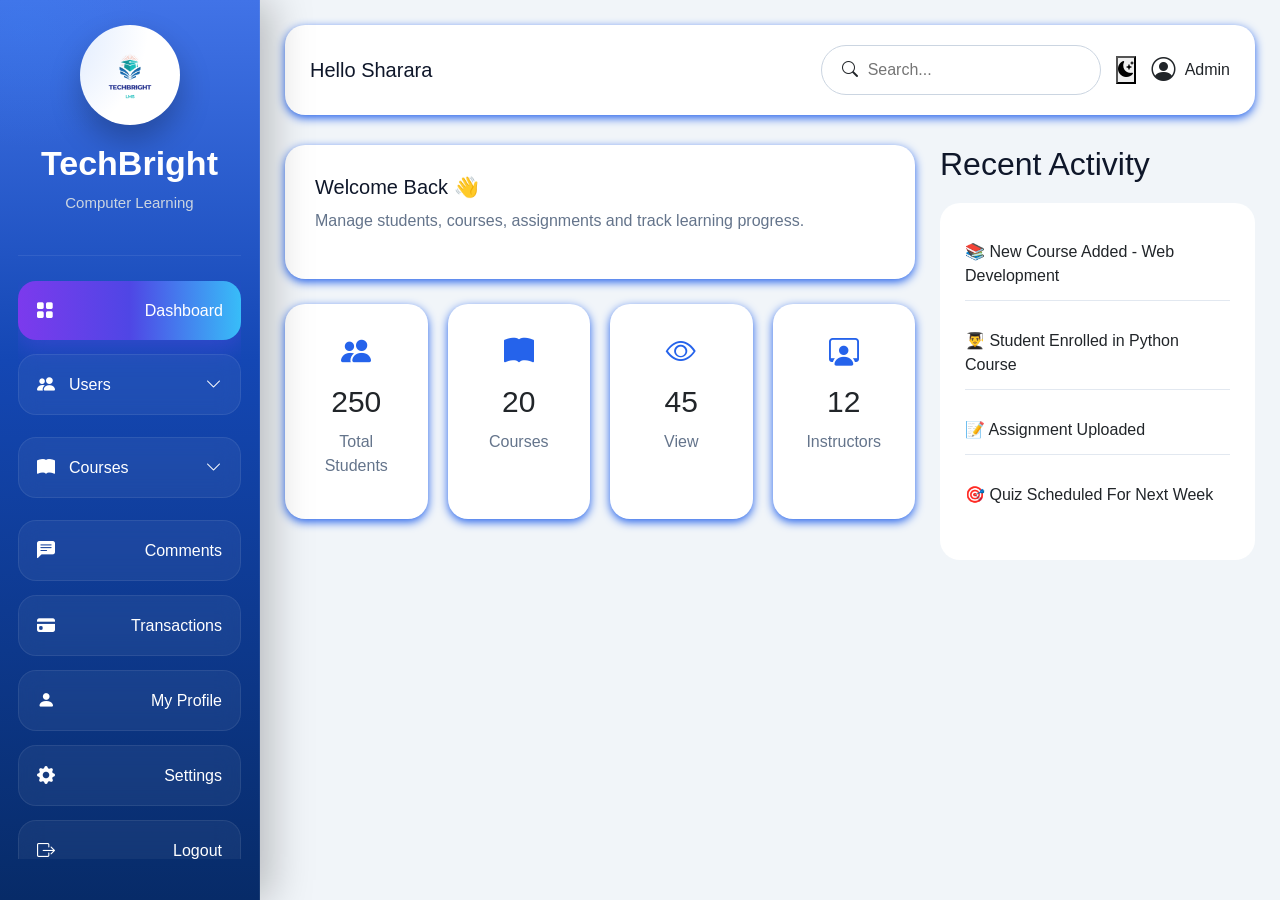
<file: index.html>
<!DOCTYPE html>
<html lang="en">

<head>
    <meta charset="UTF-8">
    <meta name="viewport" content="width=device-width, initial-scale=1.0">

    <title>TechBright LMS Dashboard</title>

    <!-- Bootstrap -->
    <link href="https://cdn.jsdelivr.net/npm/bootstrap@5.3.3/dist/css/bootstrap.min.css" rel="stylesheet">

    <!-- Bootstrap Icons -->
    <link rel="stylesheet" href="https://cdn.jsdelivr.net/npm/bootstrap-icons@1.11.3/font/bootstrap-icons.min.css">

    <link rel="stylesheet" href="css/dashboard.css">
    <link rel="stylesheet" href="css/varaible.css">
    <link rel="stylesheet" href="css/side.css">
    <link rel="stylesheet" href="css/course.css">
    <link rel="stylesheet" href="css/create-course.css"> 

</head>

<body>

    <div class="wrapper">
        <aside class="sidebar">

            <!-- Logo -->
            <div class="sidebar-logo">
                <img src="Images/logo.png" alt="Logo">

                <div class="logo-text">
                    <h2>TechBright</h2>
                    <p>Computer Learning</p>
                </div>
            </div>



            <!-- SIDEBAR -->

            <ul class="sidebar-menu">

                <li class="active">
                    <a href="Dashboard.html">
                        <i class="bi bi-grid-fill"></i>
                        <span>Dashboard</span>
                    </a>
                </li>

                <!-- Users -->
                <li class="has-submenu">

                    <div class="menu-header">
                        <div class="menu-title">
                            <i class="bi bi-people-fill"></i>
                            <span>Users</span>
                        </div>

                        <i class="bi bi-chevron-down arrow"></i>
                    </div>

                    <ul class="submenu">
                        <li>
                            <a href="user.html">
                                <i class="bi bi-list-ul"></i>
                                All Users
                            </a>
                        </li>

                        <li>
                            <a href="#">
                                <i class="bi bi-plus-circle"></i>
                                Create User
                            </a>
                        </li>
                    </ul>

                </li>

                <!-- Courses -->
                <li class="has-submenu">

                    <div class="menu-header">
                        <div class="menu-title">
                            <i class="bi bi-book-fill"></i>
                            <span>Courses</span>
                        </div>

                        <i class="bi bi-chevron-down arrow"></i>
                    </div>

                    <ul class="submenu">
                        <li>
                            <a href="course.html">
                                <i class="bi bi-list-ul"></i>
                                All Courses
                            </a>
                        </li>

                        <li>
                            <a href="create-course.html">
                                <i class="bi bi-plus-circle"></i>
                                Create Course
                            </a>
                        </li>
                    </ul>

                </li>

                <li>
                    <a href="#">
                        <i class="bi bi-chat-left-text-fill"></i>
                        <span>Comments</span>
                    </a>
                </li>

                <li>
                    <a href="#">
                        <i class="bi bi-credit-card-fill"></i>
                        <span>Transactions</span>
                    </a>
                </li>

                <li>
                    <a href="#">
                        <i class="bi bi-person-fill"></i>
                        <span>My Profile</span>
                    </a>
                </li>



                <li>
                    <a href="settings.html">
                        <i class="bi bi-gear-fill"></i>
                        <span>Settings</span>
                    </a>
                </li>

                <li>
                    <a href="#">
                        <i class="bi bi-box-arrow-right"></i>
                        <span>Logout</span>
                    </a>
                </li>

               

        </aside>



        <!-- CONTENT -->

        <main class="content">

            <!-- TOPBAR -->
            <nav class="topbar">

                <h2>Hello Sharara </h2>

                <div class="navbar-right">

                    <div class="search-box">
                        <i class="bi bi-search"></i>
                        <input type="text" placeholder="Search...">
                    </div>

                    <!-- Dark Mode Button -->
                    <button id="themeToggle" class="theme-btn">
                        <i class="bi bi-moon-stars-fill"></i>
                    </button>

                    <!-- Profile -->
                    <details class="profile-dropdown">

                        <summary class="profile">
                            <i class="bi bi-person-circle"></i>
                            <span>Admin</span>
                        </summary>

                        <div class="dropdown-menu">
                            <a href="#"><i class="bi bi-person"></i> My Profile</a>
                            <a href="#"><i class="bi bi-gear"></i> Settings</a>
                            <a href="#"><i class="bi bi-box-arrow-right"></i> Logout</a>
                        </div>

                    </details>

                </div>

            </nav>

            <!-- MAIN GRID -->

            <div class="dashboard-grid">

                <!-- LEFT -->

                <div>

                    <div class="welcome-section">
                        <h1>Welcome Back 👋</h1>

                        <p>
                            Manage students, courses, assignments and track learning progress.
                        </p>
                    </div>

                    <!-- CARDS -->

                    <section class="cards">

                        <div class="card-box">
                            <i class="bi bi-people-fill"></i>
                            <h3>250</h3>
                            <p>Total Students</p>
                        </div>

                        <div class="card-box">
                            <i class="bi bi-book-fill"></i>
                            <h3>20</h3>
                            <p>Courses</p>
                        </div>

                        <div class="card-box">
                            <i class="bi bi-eye"></i>
                            <h3>45</h3>
                            <p>View</p>
                        </div>

                        <div class="card-box">
                            <i class="bi bi-person-workspace"></i>
                            <h3>12</h3>
                            <p>Instructors</p>
                        </div>

                    </section>

                </div>

                <!-- RIGHT -->

                <div>

                    <section class="activity-section">

                        <h2>Recent Activity</h2>

                        <div class="activity-box">

                            <p>📚 New Course Added - Web Development</p>

                            <p>👨‍🎓 Student Enrolled in Python Course</p>

                            <p>📝 Assignment Uploaded</p>

                            <p>🎯 Quiz Scheduled For Next Week</p>

                        </div>

                    </section>

                </div>

            </div>

        </main>

    </div>

</body>
<script>
    document.querySelectorAll('.menu-header').forEach(menu => {

        menu.addEventListener('click', () => {

            const parent = menu.parentElement;

            parent.classList.toggle('active');

        });

    });
</script>

</html>
</file>
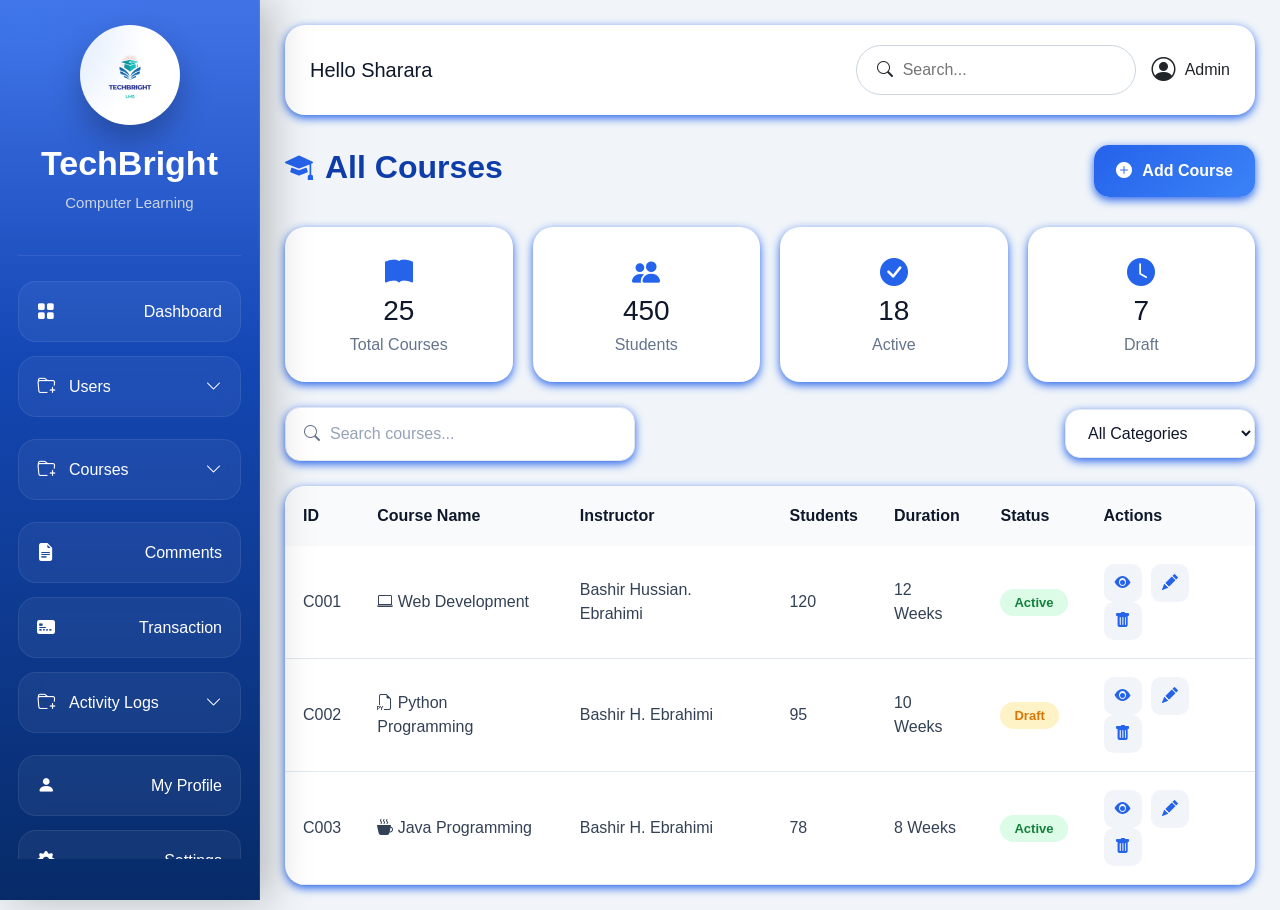
<file: course.html>
<!DOCTYPE html>
<html lang="en">

<head>
    <meta charset="UTF-8">
    <meta name="viewport" content="width=device-width, initial-scale=1.0">

    <title>TechBright LMS Dashboard</title>

    <!-- Bootstrap -->
    <link href="https://cdn.jsdelivr.net/npm/bootstrap@5.3.3/dist/css/bootstrap.min.css" rel="stylesheet">

    <!-- Bootstrap Icons -->
    <link rel="stylesheet" href="https://cdn.jsdelivr.net/npm/bootstrap-icons@1.11.3/font/bootstrap-icons.min.css">

    <link rel="stylesheet" href="css/dashboard.css">
    <link rel="stylesheet" href="css/varaible.css">
    <link rel="stylesheet" href="css/side.css">
    <link rel="stylesheet" href="css/course.css">
    <link rel="stylesheet" href="css/create-course.css">
    
</head>

<body>

    <div class="wrapper">

        <!-- SIDEBAR -->

        <aside class="sidebar">

            <div class="sidebar-logo">
                <img src="Images/logo.png" alt="Logo">

                <div class="logo-text">
                    <h2>TechBright</h2>
                    <p>Computer Learning</p>
                </div>
            </div>

            

            <ul class="sidebar-menu">

                <li>
                    <a href="Dashboard.html">
                        <i class="bi bi-grid-fill"></i>
                        <span>Dashboard</span>
                    </a>
                </li>

                <!-- Users Menu -->
                <li class="has-submenu">

                    <div class="menu-header">

                        <div class="menu-title">
                            <i class="bi bi-folder-plus"></i>
                            <span>Users</span>
                        </div>

                        <i class="bi bi-chevron-down arrow"></i>

                    </div>

                    <ul class="submenu">

                        <li>
                            <a href="courses.html">
                                <i class="bi bi-list-ul"></i>
                                <span>All Users</span>
                            </a>
                        </li>

                        <li>
                            <a href="create-course.html">
                                <i class="bi bi-plus-circle"></i>
                                <span>Create Users</span>
                            </a>
                        </li>

                    </ul>

                </li>

                <!-- Courses Menu -->
                <li class="has-submenu">

                    <div class="menu-header">

                        <div class="menu-title">
                            <i class="bi bi-folder-plus"></i>
                            <span>Courses</span>
                        </div>

                        <i class="bi bi-chevron-down arrow"></i>

                    </div>

                    <ul class="submenu">

                        <li class="active">
                            <a href="course.html">
                                <i class="bi bi-list-ul"></i>
                                <span>All Courses</span>
                            </a>
                        </li>

                        <li>
                            <a href="create-course.html">
                                <i class="bi bi-plus-circle"></i>
                                <span>Create Course</span>
                            </a>
                        </li>

                    </ul>

                </li>

                <li>
                    <a href="#">
                        <i class="bi bi-file-earmark-text-fill"></i>
                        <span>Comments</span>
                    </a>
                </li>

                <li>
                    <a href="#">
                        <i class="bi bi-credit-card-2-front-fill"></i>
                        <span>Transaction</span>
                    </a>
                </li>

                <!-- Activity Log Menu -->
                <li class="has-submenu">

                    <div class="menu-header">

                        <div class="menu-title">
                            <i class="bi bi-folder-plus"></i>
                            <span>Activity Logs</span>
                        </div>

                        <i class="bi bi-chevron-down arrow"></i>

                    </div>

                    <ul class="submenu">

                        <li>
                            <a href="courses.html">
                                <i class="bi bi-list-ul"></i>
                                <span>Log User</span>
                            </a>
                        </li>

                        <li>
                            <a href="create-course.html">
                                <i class="bi bi-plus-circle"></i>
                                <span>Block User
                                </span>
                            </a>
                        </li>

                    </ul>

                </li>

                <li>
                    <a href="#">
                        <i class="bi bi-person-fill"></i>
                        <span>My Profile</span>
                    </a>
                </li>
                <li>
                    <a href="settings.html">
                        <i class="bi bi-gear-fill"></i>
                        <span>Settings</span>
                    </a>
                </li>

                <li>
                    <a href="#">
                        <i class="bi bi-box-arrow-right"></i>
                        <span>Logout</span>
                    </a>
                </li>
            </ul>

            </ul>

        </aside>

        <!-- CONTENT -->

        <main class="content">

            <!-- TOPBAR -->

            <nav class="topbar">

                <h2>Hello Sharara</h2>
                <div class="navbar-right">

                    <div class="search-box">
                        <i class="bi bi-search"></i>
                        <input type="text" placeholder="Search...">
                    </div>
                    <!----Profile dropdown-->
                    <details class="profile-dropdown">

                        <summary class="profile">

                            <i class="bi bi-person-circle"></i>
                            <span>Admin</span>

                        </summary>

                        <div class="dropdown-menu">

                            <a href="#">My Profile</a>
                            <a href="#">Settings</a>
                            <a href="#">Logout</a>

                        </div>

                    </details>

            </nav>

            <!-- MAIN GRID -->

            <!-- COURSE HEADER -->

            <div class="course-header">

                <div class="course-title">

                    <h2>
                        <i class="bi bi-mortarboard-fill"></i>
                        All Courses
                    </h2>
                </div>

                <button class="glass-btn">
                    <i class="bi bi-plus-circle-fill"></i>
                    Add Course
                </button>

            </div>

            <!-- STATISTICS -->

            <section class="course-stats">

                <div class="stat-card">
                    <i class="bi bi-book-fill"></i>
                    <h3>25</h3>
                    <p>Total Courses</p>
                </div>

                <div class="stat-card">
                    <i class="bi bi-people-fill"></i>
                    <h3>450</h3>
                    <p>Students</p>
                </div>

                <div class="stat-card">
                    <i class="bi bi-check-circle-fill"></i>
                    <h3>18</h3>
                    <p>Active</p>
                </div>

                <div class="stat-card">
                    <i class="bi bi-clock-fill"></i>
                    <h3>7</h3>
                    <p>Draft</p>
                </div>

            </section>

            <!-- SEARCH BAR -->

            <div class="course-toolbar">

                <div class="course-search">

                    <i class="bi bi-search"></i>

                    <input type="text" placeholder="Search courses...">

                </div>

                <select class="course-filter">

                    <option>All Categories</option>
                    <option>Programming</option>
                    <option>Web Development</option>
                    <option>Java</option>
                    <option>JavaScript</option>

                </select>

            </div>

            <!-- TABLE -->

            <div class="course-table-container">

                <table class="course-table">

                    <thead>

                        <tr>

                            <th>ID</th>
                            <th>Course Name</th>
                            <th>Instructor</th>
                            <th>Students</th>
                            <th>Duration</th>
                            <th>Status</th>
                            <th>Actions</th>

                        </tr>

                    </thead>

                    <tbody>

                        <tr>

                            <td>C001</td>

                            <td>
                                <i class="bi bi-laptop"></i>
                                Web Development
                            </td>

                            <td>Bashir Hussian. Ebrahimi</td>

                            <td>120</td>

                            <td>12 Weeks</td>

                            <td>
                                <span class="status active-status">
                                    Active
                                </span>
                            </td>

                            <td>

                                <button class="action-btn">
                                    <i class="bi bi-eye-fill"></i>
                                </button>

                                <button class="action-btn">
                                    <i class="bi bi-pencil-fill"></i>
                                </button>

                                <button class="action-btn delete-btn">
                                    <i class="bi bi-trash-fill"></i>
                                </button>

                            </td>

                        </tr>

                        <tr>

                            <td>C002</td>

                            <td>
                                <i class="bi bi-filetype-py"></i>
                                Python Programming
                            </td>

                            <td>Bashir H. Ebrahimi</td>

                            <td>95</td>

                            <td>10 Weeks</td>

                            <td>
                                <span class="status draft-status">
                                    Draft
                                </span>
                            </td>

                            <td>

                                <button class="action-btn">
                                    <i class="bi bi-eye-fill"></i>
                                </button>

                                <button class="action-btn">
                                    <i class="bi bi-pencil-fill"></i>
                                </button>

                                <button class="action-btn delete-btn">
                                    <i class="bi bi-trash-fill"></i>
                                </button>

                            </td>

                        </tr>

                        <tr>

                            <td>C003</td>

                            <td>
                                <i class="bi bi-cup-hot-fill"></i>
                                Java Programming
                            </td>

                            <td>Bashir H. Ebrahimi</td>

                            <td>78</td>

                            <td>8 Weeks</td>

                            <td>
                                <span class="status active-status">
                                    Active
                                </span>
                            </td>

                            <td>

                                <button class="action-btn">
                                    <i class="bi bi-eye-fill"></i>
                                </button>

                                <button class="action-btn">
                                    <i class="bi bi-pencil-fill"></i>
                                </button>

                                <button class="action-btn delete-btn">
                                    <i class="bi bi-trash-fill"></i>
                                </button>

                            </td>

                        </tr>

                    </tbody>

                </table>

            </div>






        </main>

    </div>

</body>
<script>
    document.querySelectorAll('.menu-header').forEach(menu => {

        menu.addEventListener('click', () => {

            const parent = menu.parentElement;

            parent.classList.toggle('active');

        });

    });
</script>

</html>
</file>
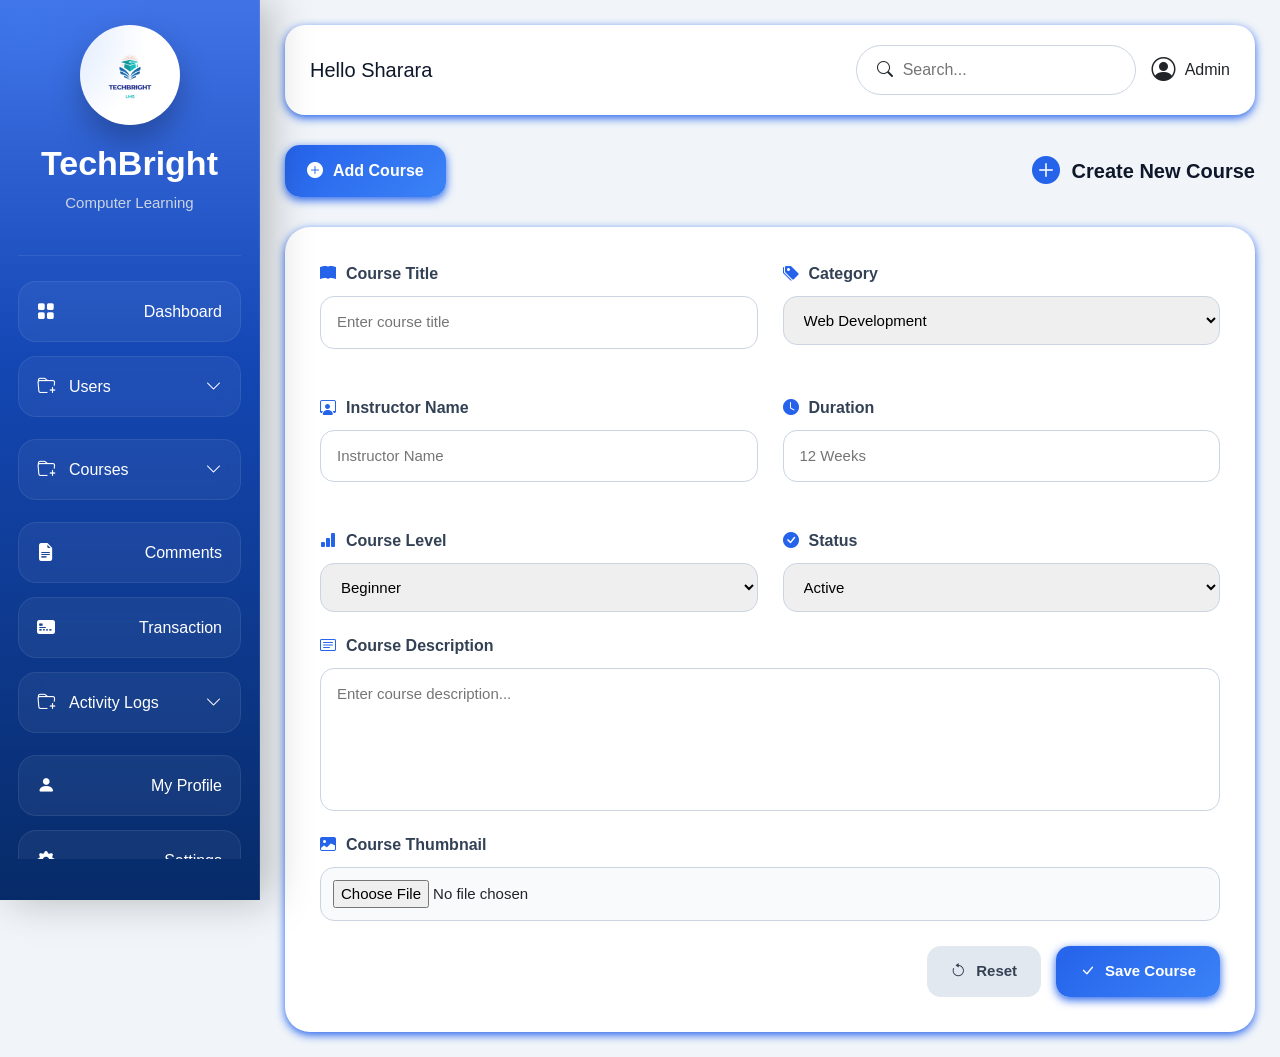
<file: create-course.html>
<!DOCTYPE html>
<html lang="en">

<head>
    <meta charset="UTF-8">
    <meta name="viewport" content="width=device-width, initial-scale=1.0">

    <title>TechBright LMS Dashboard</title>

    <!-- Bootstrap -->
    <link href="https://cdn.jsdelivr.net/npm/bootstrap@5.3.3/dist/css/bootstrap.min.css" rel="stylesheet">

    <!-- Bootstrap Icons -->
    <link rel="stylesheet" href="https://cdn.jsdelivr.net/npm/bootstrap-icons@1.11.3/font/bootstrap-icons.min.css">

    <link rel="stylesheet" href=" css/dashboard.css">
    <link rel="stylesheet" href="css/varaible.css">
    <link rel="stylesheet" href="css/side.css">
    <link rel="stylesheet" href="css/course.css">
    <link rel="stylesheet" href="css/create-course.css">
</head>

<body>

    <div class="wrapper">

        <!-- SIDEBAR -->

        <aside class="sidebar">

            <div class="sidebar-logo">
                <img src="Images/logo.png" alt="Logo">

                <div class="logo-text">
                    <h2>TechBright</h2>
                    <p>Computer Learning</p>
                </div>
            </div>

            <ul class="sidebar-menu">

                <li>
                    <a href="Dashboard.html">
                        <i class="bi bi-grid-fill"></i>
                        <span>Dashboard</span>
                    </a>
                </li>

                <!-- Users Menu -->
                <li class="has-submenu">

                    <div class="menu-header">

                        <div class="menu-title">
                            <i class="bi bi-folder-plus"></i>
                            <span>Users</span>
                        </div>

                        <i class="bi bi-chevron-down arrow"></i>

                    </div>

                    <ul class="submenu">

                        <li>
                            <a href="courses.html">
                                <i class="bi bi-list-ul"></i>
                                <span>All Users</span>
                            </a>
                        </li>

                        <li>
                            <a href="create-course.html">
                                <i class="bi bi-plus-circle"></i>
                                <span>Create Users</span>
                            </a>
                        </li>

                    </ul>

                </li>

                <!-- Courses Menu -->
                <li class="has-submenu">

                    <div class="menu-header">

                        <div class="menu-title">
                            <i class="bi bi-folder-plus"></i>
                            <span>Courses</span>
                        </div>

                        <i class="bi bi-chevron-down arrow"></i>

                    </div>

                    <ul class="submenu">

                        <li class="active">
                            <a href="course.html">
                                <i class="bi bi-list-ul"></i>
                                <span>All Courses</span>
                            </a>
                        </li>

                        <li>
                            <a href="create-course.html">
                                <i class="bi bi-plus-circle"></i>
                                <span>Create Course</span>
                            </a>
                        </li>
                        

                    </ul>

                </li>

                <li>
                    <a href="#">
                        <i class="bi bi-file-earmark-text-fill"></i>
                        <span>Comments</span>
                    </a>
                </li>

                <li>
                    <a href="#">
                        <i class="bi bi-credit-card-2-front-fill"></i>
                        <span>Transaction</span>
                    </a>
                </li>

                <!-- Activity Log Menu -->
                <li class="has-submenu">

                    <div class="menu-header">

                        <div class="menu-title">
                            <i class="bi bi-folder-plus"></i>
                            <span>Activity Logs</span>
                        </div>

                        <i class="bi bi-chevron-down arrow"></i>

                    </div>

                    <ul class="submenu">

                        <li>
                            <a href="courses.html">
                                <i class="bi bi-list-ul"></i>
                                <span>Log User</span>
                            </a>
                        </li>

                        <li>
                            <a href="create-course.html">
                                <i class="bi bi-plus-circle"></i>
                                <span>Block User
                                </span>
                            </a>
                        </li>

                    </ul>

                </li>

                <li>
                    <a href="#">
                        <i class="bi bi-person-fill"></i>
                        <span>My Profile</span>
                    </a>
                </li>
                <li>
                    <a href="settings.html">
                        <i class="bi bi-gear-fill"></i>
                        <span>Settings</span>
                    </a>
                </li>

                <li>
                    <a href="#">
                        <i class="bi bi-box-arrow-right"></i>
                        <span>Logout</span>
                    </a>
                </li>

            </ul>

        </aside>

        <!-- CONTENT -->

        <main class="content">

            <!-- TOPBAR -->

            <nav class="topbar">

                <h2>Hello Sharara</h2>
                <div class="navbar-right">

                    <div class="search-box">
                        <i class="bi bi-search"></i>
                        <input type="text" placeholder="Search...">
                    </div>
                    <!----Profile dropdown-->
                    <details class="profile-dropdown">

                        <summary class="profile">

                            <i class="bi bi-person-circle"></i>
                            <span>Admin</span>

                        </summary>

                        <div class="dropdown-menu">

                            <a href="#">My Profile</a>
                            <a href="#">Settings</a>
                            <a href="#">Logout</a>

                        </div>

                </div>    </details>

            </nav>

            <!-- MAIN GRID -->
            <!-- CREATE COURSE HEADER -->

            <div class="course-header">

                <a href="create-course.html" class="glass-btn">
                    <i class="bi bi-plus-circle-fill"></i>
                    Add Course
                </a>
                <div class="course-title">
                    <h3>
                        <i class="bi bi-plus-circle-fill"></i>
                        Create New Course
                    </h3>
                </div>

            </div>

            <!-- FORM CARD -->

            <div class="course-form-card">

                <form>

                    <div class="form-grid">

                        <!-- Course Title -->

                        <div class="form-group">

                            <label>
                                <i class="bi bi-book-fill"></i>
                                Course Title
                            </label>

                            <input type="text" placeholder="Enter course title">

                        </div>

                        <!-- Category -->

                        <div class="form-group">

                            <label>
                                <i class="bi bi-tags-fill"></i>
                                Category
                            </label>

                            <select>

                                <option>Web Development</option>
                                <option>Python</option>
                                <option>Java</option>
                                <option>Database</option>

                            </select>

                        </div>

                        <!-- Instructor -->

                        <div class="form-group">

                            <label>
                                <i class="bi bi-person-workspace"></i>
                                Instructor Name
                            </label>

                            <input type="text" placeholder="Instructor Name">

                        </div>

                        <!-- Duration -->

                        <div class="form-group">

                            <label>
                                <i class="bi bi-clock-fill"></i>
                                Duration
                            </label>

                            <input type="text" placeholder="12 Weeks">

                        </div>

                        <!-- Level -->

                        <div class="form-group">

                            <label>
                                <i class="bi bi-bar-chart-fill"></i>
                                Course Level
                            </label>

                            <select>

                                <option>Beginner</option>
                                <option>Intermediate</option>
                                <option>Advanced</option>

                            </select>

                        </div>

                        <!-- Status -->

                        <div class="form-group">

                            <label>
                                <i class="bi bi-check-circle-fill"></i>
                                Status
                            </label>

                            <select>

                                <option>Active</option>
                                <option>Draft</option>

                            </select>

                        </div>

                    </div>

                    <!-- Description -->

                    <div class="form-group full-width">

                        <label>
                            <i class="bi bi-card-text"></i>
                            Course Description
                        </label>

                        <textarea rows="5" placeholder="Enter course description..."></textarea>

                    </div>

                    <!-- Upload -->

                    <div class="form-group full-width">

                        <label>
                            <i class="bi bi-image-fill"></i>
                            Course Thumbnail
                        </label>

                        <input type="file">

                    </div>

                    <!-- BUTTONS -->

                    <div class="form-buttons">

                        <button type="reset" class="cancel-btn">
                            <i class="bi bi-arrow-counterclockwise"></i>
                            Reset
                        </button>

                        <button type="submit" class="save-btn">
                            <i class="bi bi-check-lg"></i>
                            Save Course
                        </button>

                    </div>

                </form>

            </div>




        </main>

    </div>

</body>
<script>
    document.querySelectorAll('.menu-header').forEach(menu => {

        menu.addEventListener('click', () => {

            const parent = menu.parentElement;

            parent.classList.toggle('active');

        });

    });
</script>

</html>
</file>
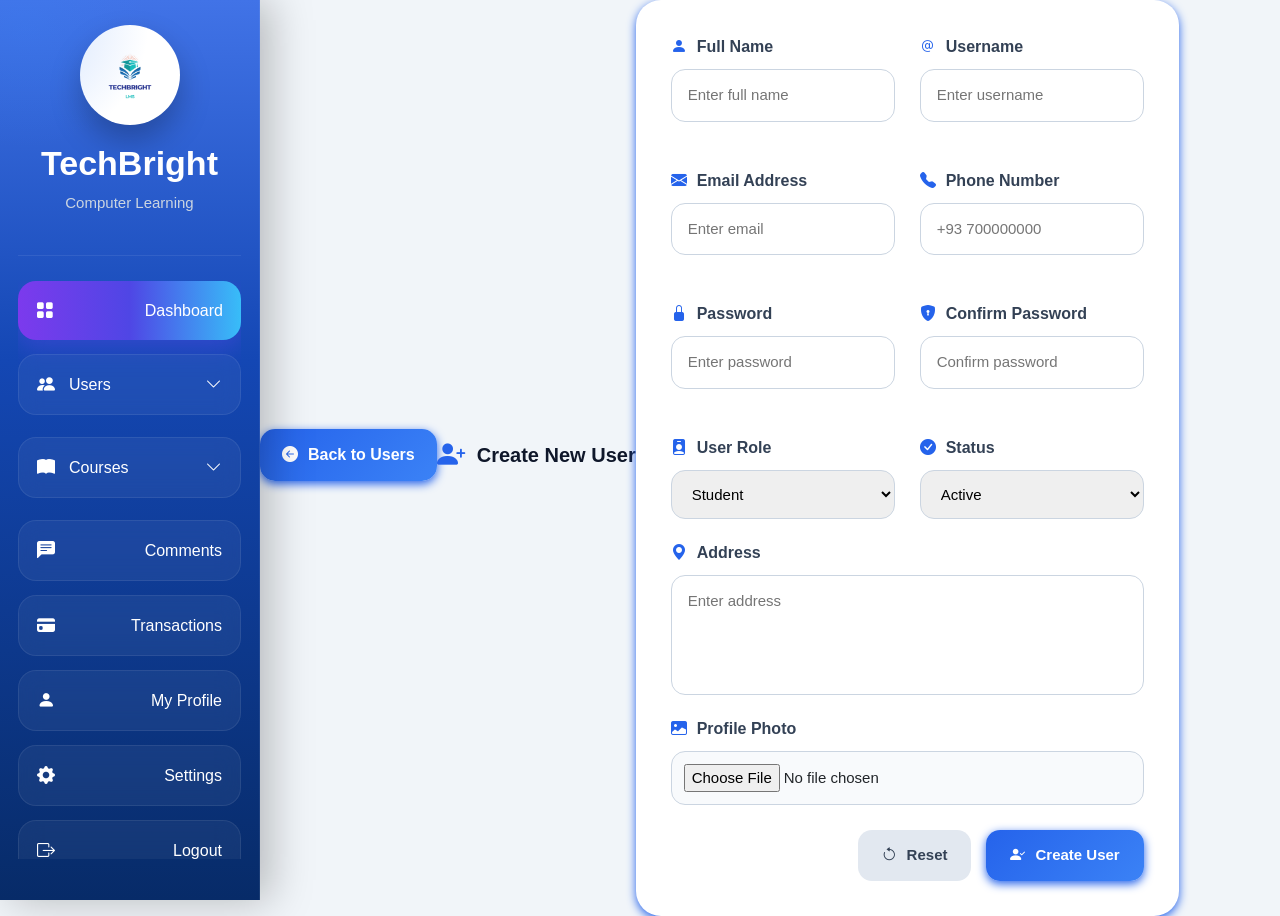
<file: create-users.html>
<!DOCTYPE html>
<html lang="en">

<head>
    <meta charset="UTF-8">
    <meta name="viewport" content="width=device-width, initial-scale=1.0">

    <title>TechBright LMS Dashboard</title>

    <!-- Bootstrap -->
    <link href="https://cdn.jsdelivr.net/npm/bootstrap@5.3.3/dist/css/bootstrap.min.css" rel="stylesheet">

    <!-- Bootstrap Icons -->
    <link rel="stylesheet" href="https://cdn.jsdelivr.net/npm/bootstrap-icons@1.11.3/font/bootstrap-icons.min.css">

    <link rel="stylesheet" href="css/dashboard.css">
    <link rel="stylesheet" href="css/varaible.css">
    <link rel="stylesheet" href="css/side.css">
    <link rel="stylesheet" href="css/course.css">
    <link rel="stylesheet" href="css/create-course.css">

</head>

<body>

    <div class="wrapper">
        <aside class="sidebar">

            <!-- Logo -->
            <div class="sidebar-logo">
                <img src="Images/logo.png" alt="Logo">

                <div class="logo-text">
                    <h2>TechBright</h2>
                    <p>Computer Learning</p>
                </div>
            </div>



            <!-- SIDEBAR -->

            <ul class="sidebar-menu">

                <li class="active">
                    <a href="Dashboard.html">
                        <i class="bi bi-grid-fill"></i>
                        <span>Dashboard</span>
                    </a>
                </li>

                <!-- Users -->
                <li class="has-submenu">

                    <div class="menu-header">
                        <div class="menu-title">
                            <i class="bi bi-people-fill"></i>
                            <span>Users</span>
                        </div>

                        <i class="bi bi-chevron-down arrow"></i>
                    </div>

                    <ul class="submenu">
                        <li>
                            <a href="user.html">
                                <i class="bi bi-list-ul"></i>
                                All Users
                            </a>
                        </li>

                        <li>
                            <a href="user-create.html">
                                <i class="bi bi-plus-circle"></i>
                                Create User
                            </a>
                        </li>
                    </ul>

                </li>

                <!-- Courses -->
                <li class="has-submenu">

                    <div class="menu-header">
                        <div class="menu-title">
                            <i class="bi bi-book-fill"></i>
                            <span>Courses</span>
                        </div>

                        <i class="bi bi-chevron-down arrow"></i>
                    </div>

                    <ul class="submenu">
                        <li>
                            <a href="course.html">
                                <i class="bi bi-list-ul"></i>
                                All Courses
                            </a>
                        </li>

                        <li>
                            <a href="create-course.html">
                                <i class="bi bi-plus-circle"></i>
                                Create Course
                            </a>
                        </li>
                    </ul>

                </li>

                <li>
                    <a href="#">
                        <i class="bi bi-chat-left-text-fill"></i>
                        <span>Comments</span>
                    </a>
                </li>

                <li>
                    <a href="#">
                        <i class="bi bi-credit-card-fill"></i>
                        <span>Transactions</span>
                    </a>
                </li>

                <li>
                    <a href="#">
                        <i class="bi bi-person-fill"></i>
                        <span>My Profile</span>
                    </a>
                </li>



                <li>
                    <a href="#">
                        <i class="bi bi-gear-fill"></i>
                        <span>Settings</span>
                    </a>
                </li>

                <li>
                    <a href="#">
                        <i class="bi bi-box-arrow-right"></i>
                        <span>Logout</span>
                    </a>
                </li>



        </aside>


        </main>

        <!-- CREATE USER HEADER -->

        <div class="course-header">

            <a href="user.html" class="glass-btn">
                <i class="bi bi-arrow-left-circle-fill"></i>
                Back to Users
            </a>

            <div class="course-title">
                <h3>
                    <i class="bi bi-person-plus-fill"></i>
                    Create New User
                </h3>
            </div>

        </div>

        <!-- FORM CARD -->

        <div class="course-form-card">

            <form>

                <div class="form-grid">

                    <!-- Full Name -->

                    <div class="form-group">

                        <label>
                            <i class="bi bi-person-fill"></i>
                            Full Name
                        </label>

                        <input type="text" placeholder="Enter full name">

                    </div>

                    <!-- Username -->

                    <div class="form-group">

                        <label>
                            <i class="bi bi-at"></i>
                            Username
                        </label>

                        <input type="text" placeholder="Enter username">

                    </div>

                    <!-- Email -->

                    <div class="form-group">

                        <label>
                            <i class="bi bi-envelope-fill"></i>
                            Email Address
                        </label>

                        <input type="email" placeholder="Enter email">

                    </div>

                    <!-- Phone -->

                    <div class="form-group">

                        <label>
                            <i class="bi bi-telephone-fill"></i>
                            Phone Number
                        </label>

                        <input type="text" placeholder="+93 700000000">

                    </div>

                    <!-- Password -->

                    <div class="form-group">

                        <label>
                            <i class="bi bi-lock-fill"></i>
                            Password
                        </label>

                        <input type="password" placeholder="Enter password">

                    </div>

                    <!-- Confirm Password -->

                    <div class="form-group">

                        <label>
                            <i class="bi bi-shield-lock-fill"></i>
                            Confirm Password
                        </label>

                        <input type="password" placeholder="Confirm password">

                    </div>

                    <!-- Role -->

                    <div class="form-group">

                        <label>
                            <i class="bi bi-person-badge-fill"></i>
                            User Role
                        </label>

                        <select>

                            <option>Student</option>
                            <option>Instructor</option>
                            <option>Admin</option>

                        </select>

                    </div>

                    <!-- Status -->

                    <div class="form-group">

                        <label>
                            <i class="bi bi-check-circle-fill"></i>
                            Status
                        </label>

                        <select>

                            <option>Active</option>
                            <option>Blocked</option>
                            <option>Pending</option>

                        </select>

                    </div>

                </div>

                <!-- Address -->

                <div class="form-group full-width">

                    <label>
                        <i class="bi bi-geo-alt-fill"></i>
                        Address
                    </label>

                    <textarea rows="4" placeholder="Enter address"></textarea>

                </div>

                <!-- Profile Photo -->

                <div class="form-group full-width">

                    <label>
                        <i class="bi bi-image-fill"></i>
                        Profile Photo
                    </label>

                    <input type="file">

                </div>

                <!-- BUTTONS -->

                <div class="form-buttons">

                    <button type="reset" class="cancel-btn">
                        <i class="bi bi-arrow-counterclockwise"></i>
                        Reset
                    </button>

                    <button type="submit" class="save-btn">
                        <i class="bi bi-person-check-fill"></i>
                        Create User
                    </button>

                </div>

            </form>

        </div>

    </div>

</body>
<script>
    document.querySelectorAll('.menu-header').forEach(menu => {

        menu.addEventListener('click', () => {

            const parent = menu.parentElement;

            parent.classList.toggle('active');

        });

    });
</script>

</html>
</file>
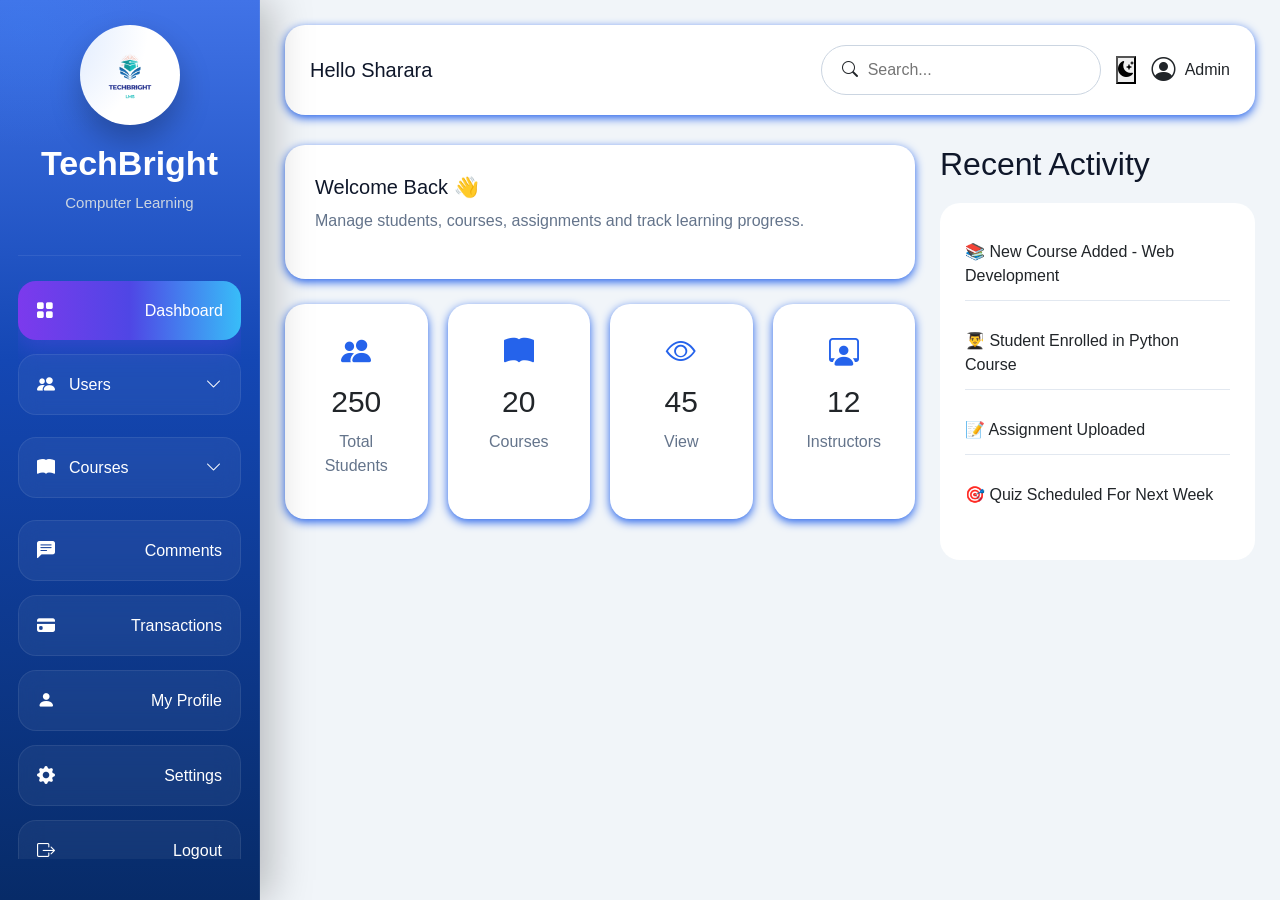
<file: Dashboard.html>
<!DOCTYPE html>
<html lang="en">

<head>
    <meta charset="UTF-8">
    <meta name="viewport" content="width=device-width, initial-scale=1.0">

    <title>TechBright LMS Dashboard</title>

    <!-- Bootstrap -->
    <link href="https://cdn.jsdelivr.net/npm/bootstrap@5.3.3/dist/css/bootstrap.min.css" rel="stylesheet">

    <!-- Bootstrap Icons -->
    <link rel="stylesheet" href="https://cdn.jsdelivr.net/npm/bootstrap-icons@1.11.3/font/bootstrap-icons.min.css">

    <link rel="stylesheet" href="css/dashboard.css">
    <link rel="stylesheet" href="css/varaible.css">
    <link rel="stylesheet" href="css/side.css">
    <link rel="stylesheet" href="css/course.css">
    <link rel="stylesheet" href="css/create-course.css"> 

</head>

<body>

    <div class="wrapper">
        <aside class="sidebar">

            <!-- Logo -->
            <div class="sidebar-logo">
                <img src="Images/logo.png" alt="Logo">

                <div class="logo-text">
                    <h2>TechBright</h2>
                    <p>Computer Learning</p>
                </div>
            </div>



            <!-- SIDEBAR -->

            <ul class="sidebar-menu">

                <li class="active">
                    <a href="Dashboard.html">
                        <i class="bi bi-grid-fill"></i>
                        <span>Dashboard</span>
                    </a>
                </li>

                <!-- Users -->
                <li class="has-submenu">

                    <div class="menu-header">
                        <div class="menu-title">
                            <i class="bi bi-people-fill"></i>
                            <span>Users</span>
                        </div>

                        <i class="bi bi-chevron-down arrow"></i>
                    </div>

                    <ul class="submenu">
                        <li>
                            <a href="user.html">
                                <i class="bi bi-list-ul"></i>
                                All Users
                            </a>
                        </li>

                        <li>
                            <a href="#">
                                <i class="bi bi-plus-circle"></i>
                                Create User
                            </a>
                        </li>
                    </ul>

                </li>

                <!-- Courses -->
                <li class="has-submenu">

                    <div class="menu-header">
                        <div class="menu-title">
                            <i class="bi bi-book-fill"></i>
                            <span>Courses</span>
                        </div>

                        <i class="bi bi-chevron-down arrow"></i>
                    </div>

                    <ul class="submenu">
                        <li>
                            <a href="course.html">
                                <i class="bi bi-list-ul"></i>
                                All Courses
                            </a>
                        </li>

                        <li>
                            <a href="create-course.html">
                                <i class="bi bi-plus-circle"></i>
                                Create Course
                            </a>
                        </li>
                    </ul>

                </li>

                <li>
                    <a href="#">
                        <i class="bi bi-chat-left-text-fill"></i>
                        <span>Comments</span>
                    </a>
                </li>

                <li>
                    <a href="#">
                        <i class="bi bi-credit-card-fill"></i>
                        <span>Transactions</span>
                    </a>
                </li>

                <li>
                    <a href="#">
                        <i class="bi bi-person-fill"></i>
                        <span>My Profile</span>
                    </a>
                </li>



                <li>
                    <a href="settings.html">
                        <i class="bi bi-gear-fill"></i>
                        <span>Settings</span>
                    </a>
                </li>

                <li>
                    <a href="#">
                        <i class="bi bi-box-arrow-right"></i>
                        <span>Logout</span>
                    </a>
                </li>

               

        </aside>



        <!-- CONTENT -->

        <main class="content">

            <!-- TOPBAR -->
            <nav class="topbar">

                <h2>Hello Sharara </h2>

                <div class="navbar-right">

                    <div class="search-box">
                        <i class="bi bi-search"></i>
                        <input type="text" placeholder="Search...">
                    </div>

                    <!-- Dark Mode Button -->
                    <button id="themeToggle" class="theme-btn">
                        <i class="bi bi-moon-stars-fill"></i>
                    </button>

                    <!-- Profile -->
                    <details class="profile-dropdown">

                        <summary class="profile">
                            <i class="bi bi-person-circle"></i>
                            <span>Admin</span>
                        </summary>

                        <div class="dropdown-menu">
                            <a href="#"><i class="bi bi-person"></i> My Profile</a>
                            <a href="#"><i class="bi bi-gear"></i> Settings</a>
                            <a href="#"><i class="bi bi-box-arrow-right"></i> Logout</a>
                        </div>

                    </details>

                </div>

            </nav>

            <!-- MAIN GRID -->

            <div class="dashboard-grid">

                <!-- LEFT -->

                <div>

                    <div class="welcome-section">
                        <h1>Welcome Back 👋</h1>

                        <p>
                            Manage students, courses, assignments and track learning progress.
                        </p>
                    </div>

                    <!-- CARDS -->

                    <section class="cards">

                        <div class="card-box">
                            <i class="bi bi-people-fill"></i>
                            <h3>250</h3>
                            <p>Total Students</p>
                        </div>

                        <div class="card-box">
                            <i class="bi bi-book-fill"></i>
                            <h3>20</h3>
                            <p>Courses</p>
                        </div>

                        <div class="card-box">
                            <i class="bi bi-eye"></i>
                            <h3>45</h3>
                            <p>View</p>
                        </div>

                        <div class="card-box">
                            <i class="bi bi-person-workspace"></i>
                            <h3>12</h3>
                            <p>Instructors</p>
                        </div>

                    </section>

                </div>

                <!-- RIGHT -->

                <div>

                    <section class="activity-section">

                        <h2>Recent Activity</h2>

                        <div class="activity-box">

                            <p>📚 New Course Added - Web Development</p>

                            <p>👨‍🎓 Student Enrolled in Python Course</p>

                            <p>📝 Assignment Uploaded</p>

                            <p>🎯 Quiz Scheduled For Next Week</p>

                        </div>

                    </section>

                </div>

            </div>

        </main>

    </div>

</body>
<script>
    document.querySelectorAll('.menu-header').forEach(menu => {

        menu.addEventListener('click', () => {

            const parent = menu.parentElement;

            parent.classList.toggle('active');

        });

    });
</script>

</html>
</file>
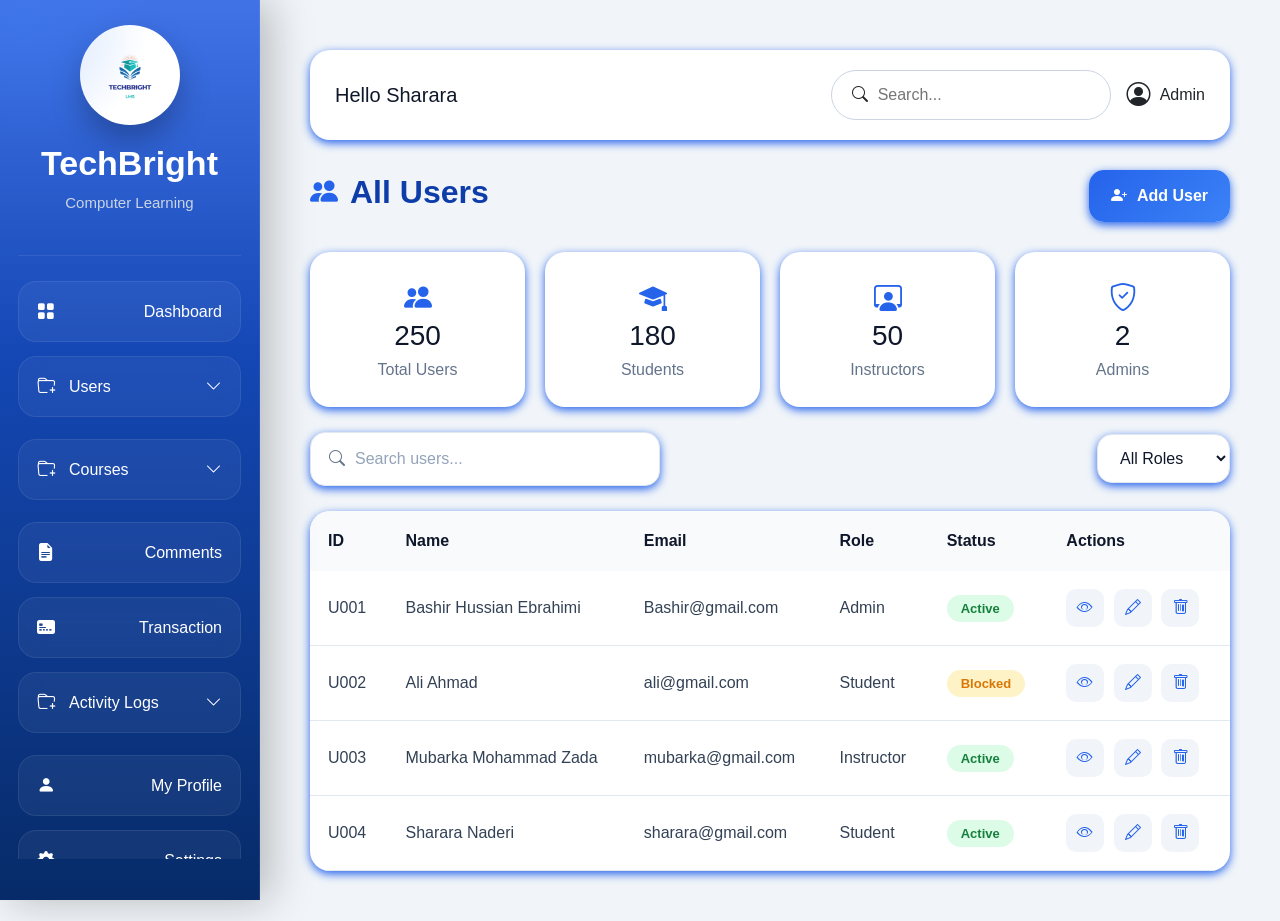
<file: user.html>
<!DOCTYPE html>
<html lang="en">

<head>
    <meta charset="UTF-8">
    <meta name="viewport" content="width=device-width, initial-scale=1.0">

    <title>TechBright LMS Dashboard</title>

    <!-- Bootstrap -->
    <link href="https://cdn.jsdelivr.net/npm/bootstrap@5.3.3/dist/css/bootstrap.min.css" rel="stylesheet">

    <!-- Bootstrap Icons -->
    <link rel="stylesheet" href="https://cdn.jsdelivr.net/npm/bootstrap-icons@1.11.3/font/bootstrap-icons.min.css">

    <link rel="stylesheet" href="css/dashboard.css">
    <link rel="stylesheet" href="css/varaible.css">
    <link rel="stylesheet" href="css/side.css">
    <link rel="stylesheet" href="css/course.css">
    <link rel="stylesheet" href="css/create-course.css">

</head>

<body>

    <div class="wrapper">

        <!-- SIDEBAR -->

        <aside class="sidebar">

            <div class="sidebar-logo">
                <img src="Images/logo.png" alt="Logo">

                <div class="logo-text">
                    <h2>TechBright</h2>
                    <p>Computer Learning</p>
                </div>
            </div>



            <ul class="sidebar-menu">

                <li>
                    <a href="Dashboard.html">
                        <i class="bi bi-grid-fill"></i>
                        <span>Dashboard</span>
                    </a>
                </li>

                <!-- Users Menu -->
                <li class="has-submenu">

                    <div class="menu-header">

                        <div class="menu-title">
                            <i class="bi bi-folder-plus"></i>
                            <span>Users</span>
                        </div>

                        <i class="bi bi-chevron-down arrow"></i>

                    </div>

                    <ul class="submenu">

                        <li>
                            <a href="user.html">
                                <i class="bi bi-list-ul"></i>
                                <span>All Users</span>
                            </a>
                        </li>

                        <li>
                            <a href="create-user.html">
                                <i class="bi bi-plus-circle"></i>
                                <span>Create User</span>
                            </a>
                        </li>

                    </ul>

                    <!-- Courses Menu -->
                <li class="has-submenu">

                    <div class="menu-header">

                        <div class="menu-title">
                            <i class="bi bi-folder-plus"></i>
                            <span>Courses</span>
                        </div>

                        <i class="bi bi-chevron-down arrow"></i>

                    </div>

                    <ul class="submenu">

                        <li class="active">
                            <a href="course.html">
                                <i class="bi bi-list-ul"></i>
                                <span>All Courses</span>
                            </a>
                        </li>

                        <li>
                            <a href="create-course.html">
                                <i class="bi bi-plus-circle"></i>
                                <span>Create Course</span>
                            </a>
                        </li>

                    </ul>

                </li>

                <li>
                    <a href="#">
                        <i class="bi bi-file-earmark-text-fill"></i>
                        <span>Comments</span>
                    </a>
                </li>

                <li>
                    <a href="#">
                        <i class="bi bi-credit-card-2-front-fill"></i>
                        <span>Transaction</span>
                    </a>
                </li>

                <!-- Activity Log Menu -->
                <li class="has-submenu">

                    <div class="menu-header">

                        <div class="menu-title">
                            <i class="bi bi-folder-plus"></i>
                            <span>Activity Logs</span>
                        </div>

                        <i class="bi bi-chevron-down arrow"></i>

                    </div>

                    <ul class="submenu">

                        <li>
                            <a href="courses.html">
                                <i class="bi bi-list-ul"></i>
                                <span>Log User</span>
                            </a>
                        </li>

                        <li>
                            <a href="create-course.html">
                                <i class="bi bi-plus-circle"></i>
                                <span>Block User
                                </span>
                            </a>
                        </li>

                    </ul>

                </li>

                <li>
                    <a href="#">
                        <i class="bi bi-person-fill"></i>
                        <span>My Profile</span>
                    </a>
                </li>
                <li>
                    <a href="settings.html">
                        <i class="bi bi-gear-fill"></i>
                        <span>Settings</span>
                    </a>
                </li>

                <li>
                    <a href="#">
                        <i class="bi bi-box-arrow-right"></i>
                        <span>Logout</span>
                    </a>
                </li>
            </ul>

            </ul>

        </aside>

        <!-- CONTENT -->

        <main class="content">

            <main class="content">

                <!-- TOPBAR -->

                <nav class="topbar">

                    <h2>Hello Sharara</h2>

                    <div class="navbar-right">

                        <div class="search-box">
                            <i class="bi bi-search"></i>
                            <input type="text" placeholder="Search...">
                        </div>

                        <details class="profile-dropdown">

                            <summary class="profile">
                                <i class="bi bi-person-circle"></i>
                                <span>Admin</span>
                            </summary>

                            <div class="dropdown-menu">
                                <a href="#">My Profile</a>
                                <a href="#">Settings</a>
                                <a href="#">Logout</a>
                            </div>

                        </details>

                    </div>

                </nav>

                <!-- PAGE HEADER -->

                <div class="course-header">

                    <div class="course-title">

                        <h2>
                            <i class="bi bi-people-fill"></i>
                            All Users
                        </h2>

                    </div>

                    <a href="create-user.html" class="glass-btn">

                        <i class="bi bi-person-plus-fill"></i>
                        Add User

                    </a>

                </div>

                <!-- USER STATISTICS -->

                <div class="course-stats">

                    <div class="stat-card">
                        <i class="bi bi-people-fill"></i>
                        <h3>250</h3>
                        <p>Total Users</p>
                    </div>

                    <div class="stat-card">
                        <i class="bi bi-mortarboard-fill"></i>
                        <h3>180</h3>
                        <p>Students</p>
                    </div>

                    <div class="stat-card">
                        <i class="bi bi-person-workspace"></i>
                        <h3>50</h3>
                        <p>Instructors</p>
                    </div>

                    <div class="stat-card">
                        <i class="bi bi-shield-check"></i>
                        <h3>2</h3>
                        <p>Admins</p>
                    </div>

                </div>

                <!-- SEARCH BAR -->

                <div class="course-toolbar">

                    <div class="course-search">

                        <i class="bi bi-search"></i>

                        <input type="text" placeholder="Search users...">

                    </div>

                    <select class="course-filter">

                        <option>All Roles</option>
                        <option>Students</option>
                        <option>Instructors</option>
                        <option>Admins</option>

                    </select>

                </div>

                <!-- USERS TABLE -->

                <div class="course-table-container">

                    <table class="course-table">

                        <thead>

                            <tr>

                                <th>ID</th>
                                <th>Name</th>
                                <th>Email</th>
                                <th>Role</th>
                                <th>Status</th>
                                <th>Actions</th>

                            </tr>

                        </thead>

                        <tbody>

                            <tr>

                                <td>U001</td>
                                <td>Bashir Hussian Ebrahimi</td>
                                <td>Bashir@gmail.com</td>
                                <td>Admin</td>

                                <td>
                                    <span class="status active-status">
                                        Active
                                    </span>
                                </td>

                                <td>

                                    <button class="action-btn">
                                        <i class="bi bi-eye"></i>
                                    </button>

                                    <button class="action-btn">
                                        <i class="bi bi-pencil"></i>
                                    </button>

                                    <button class="action-btn delete-btn">
                                        <i class="bi bi-trash"></i>
                                    </button>

                                </td>

                            </tr>

                            <tr>

                                <td>U002</td>
                                <td>Ali Ahmad</td>
                                <td>ali@gmail.com</td>
                                <td>Student</td>

                                <td>
                                    <span class="status draft-status">
                                        Blocked
                                    </span>
                                </td>

                                <td>

                                    <button class="action-btn">
                                        <i class="bi bi-eye"></i>
                                    </button>

                                    <button class="action-btn">
                                        <i class="bi bi-pencil"></i>
                                    </button>

                                    <button class="action-btn delete-btn">
                                        <i class="bi bi-trash"></i>
                                    </button>

                                </td>

                            </tr>

                            <tr>

                                <td>U003</td>
                                <td>Mubarka Mohammad Zada</td>
                                <td>mubarka@gmail.com</td>
                                <td>Instructor</td>

                                <td>
                                    <span class="status active-status">
                                        Active
                                    </span>
                                </td>

                                <td>

                                    <button class="action-btn">
                                        <i class="bi bi-eye"></i>
                                    </button>

                                    <button class="action-btn">
                                        <i class="bi bi-pencil"></i>
                                    </button>

                                    <button class="action-btn delete-btn">
                                        <i class="bi bi-trash"></i>
                                    </button>

                                </td>

                            </tr>

                            <tr>

                                <td>U004</td>
                                <td>Sharara Naderi</td>
                                <td>sharara@gmail.com</td>
                                <td>Student</td>

                                <td>
                                    <span class="status active-status">
                                        Active
                                    </span>
                                </td>

                                <td>

                                    <button class="action-btn">
                                        <i class="bi bi-eye"></i>
                                    </button>

                                    <button class="action-btn">
                                        <i class="bi bi-pencil"></i>
                                    </button>

                                    <button class="action-btn delete-btn">
                                        <i class="bi bi-trash"></i>
                                    </button>

                                </td>

                            </tr>

                        </tbody>

                    </table>

                </div>

            </main>
        </main>

    </div>

</body>
<script>
    document.querySelectorAll('.menu-header').forEach(menu => {

        menu.addEventListener('click', () => {

            const parent = menu.parentElement;

            parent.classList.toggle('active');

        });

    });
</script>

</html>
</file>
<file: css/dashboard.css>
/* ======================
   RESET
====================== */

*{
    margin:0;
    padding:0;
    box-sizing:border-box;
}

body{
    font-family:'Segoe UI',sans-serif;
    background:#f1f5f9;
}

/* ======================
   WRAPPER
====================== */

.wrapper{
    display:flex;
    min-height:100vh;
}

/* ======================
   SIDEBAR
====================== */
.sidebar{

    width:280px;

    background:
    linear-gradient(
        180deg,
        #113077 0%,
        #0a2766 40%,
        #102c5c 100%
    );

    padding:25px 18px;

    flex-shrink:0;

    overflow-y:auto;

    border-right:1px solid rgba(255,255,255,.08);

    box-shadow:
    10px 0 40px rgba(0,0,0,.25);

    position:relative;
}

/* Glow Effect */

.sidebar::before{

    content:"";

    position:absolute;

    width:250px;
    height:250px;

    background:
    radial-gradient(
        rgba(59,130,246,.25),
        transparent 70%
    );

    top:-100px;
    left:-100px;

    pointer-events:none;
}
.sidebar-logo{

    text-align:center;

    padding-bottom:25px;

    margin-bottom:25px;

    border-bottom:1px solid rgba(255,255,255,.08);
}

.sidebar-logo img{

    width:100px;
    height:100px;

    border-radius:50%;

    background:white;

    padding:10px;

    box-shadow:
    0 15px 30px rgba(0,0,0,.25);
}

.logo-text h2{

    color:white;

    margin-top:18px;

    font-size:34px;

    font-weight:700;
}

.logo-text p{

    color:#cbd5e1;

    font-size:15px;
}

/* ======================
   MENU
====================== */

.sidebar-menu{
    list-style:none;
    padding:0;
}

.sidebar-menu li{
    margin-bottom:14px;
}

/* Main Buttons */

.sidebar-menu li a,
.menu-header{

    display:flex;
    align-items:center;
    justify-content:space-between;

    padding:16px 18px;

    border-radius:18px;

    text-decoration:none;

    color:#ffffff;

    background:rgba(255,255,255,0.05);

    border:1px solid rgba(255,255,255,0.08);

    backdrop-filter:blur(10px);

    transition:all .35s ease;
}

/* Left Side */

.menu-title{
    display:flex;
    align-items:center;
    gap:14px;
}

/* Icons */

.menu-title i,
.sidebar-menu li a i{

    font-size:18px;
}

/* Hover */

.sidebar-menu li a:hover,
.menu-header:hover{

    background:rgba(255,255,255,0.12);

    transform:translateX(6px);

    box-shadow:
    0 10px 20px rgba(0,0,0,.15);
}

/* Active Dashboard */

.sidebar-menu li.active a{

    background:
    linear-gradient(
        90deg,
        #7c3aed,
        #4f46e5,
        #38bdf8
    );

    color:white;

    border:none;

    box-shadow:
    0 10px 25px rgba(79,70,229,.45);
}
/* ======================
   SUBMENU
====================== */
.submenu{

    list-style:none;

    max-height:0;

    overflow:hidden;

    transition:max-height .4s ease;

    margin-top:8px;
}

.has-submenu.active .submenu{

    max-height:250px;
}

.submenu li{

    margin:8px 0 0 18px;
}

.submenu li a{

    background:rgba(255,255,255,.04);

    border-radius:14px;

    padding:13px 15px;

    font-size:14px;

    border:1px solid rgba(255,255,255,.05);
}

.submenu li a:hover{

    background:rgba(255,255,255,.10);

    transform:translateX(4px);
}
/* ======================
   CONTENT
====================== */

.content{
    flex:1;
    padding:30px;
}

/* ======================
   TOPBAR
====================== */

.topbar{
    display:flex;
    justify-content:space-between;
    align-items:center;

    background:white;
    padding:20px 25px;

    border-radius:20px;

    margin-bottom:30px;

    box-shadow: 0 3px 10px #2563eb !important;
}

.topbar h2{
    color:#0f172a;
    margin:0;
    font-size:20px
}

.navbar-right{
    display:flex;
    align-items:center;
    gap:15px;
}

/* ======================
   SEARCH
====================== */

.search-box{
    display:flex;
    align-items:center;
    gap:10px;

    width:280px;

    background:white;

    border:1px solid #cbd5e1;

    border-radius:50px;

    padding:12px 20px;
}

.search-box input{
    width:100%;
    border:none;
    outline:none;
}

/* ======================
   PROFILE
====================== */

.profile{
    display:flex;
    align-items:center;
    gap:8px;
    cursor:pointer;
}

.profile i{
    font-size:22px;
}

.dropdown-menu{
    margin-top:10px;
    border-radius:15px;
}

/* ======================
   GRID
====================== */

.dashboard-grid{
    display:grid;
    grid-template-columns:2fr 1fr;
    gap:25px;
}

/* ======================
   WELCOME
====================== */

.welcome-section{
    background:white;
    padding:30px;
    border-radius:20px;
    margin-bottom:25px;
    
    box-shadow: rgb(37, 99, 235) 0px 3px 10px !important;
}

.welcome-section h1{
    color:#0f172a;
    margin-bottom:10px;
    font-size: 20px;
}

.welcome-section p{
    color:#64748b;
}
/* ======================
   theme toggle
====================== */
.theme-toggle{

    width:50px;
    height:50px;

    border:none;

    border-radius:50%;

    background:white;

    cursor:pointer;

    display:flex;
    align-items:center;
    justify-content:center;

   box-shadow: rgb(37, 99, 235) 0px 3px 10px !important;

    transition:.3s;
}

.theme-toggle:hover{

    transform:rotate(20deg);
}

.theme-toggle i{

    font-size:18px;

    color:#f59e0b;
}

body.dark{

    background:#0f172a;
}

body.dark .content{

    background:#111827;
}

body.dark .topbar{

    background:#1e293b;
}

body.dark .welcome-section{

    background:#1e293b;
}

body.dark .card-box{

    background:#1e293b;
}

body.dark .activity-box{

    background:#1e293b;
}

body.dark h1,
body.dark h2,
body.dark h3,
body.dark p,
body.dark span{
    font-size:18px;

    color:white;
}

body.dark .search-box{

    background:#0f172a;
    border:1px solid #334155;
}

body.dark input{

    color:white;
}
/* ======================
   CARDS
====================== */

.cards{
    display:grid;
    grid-template-columns:repeat(4,1fr);
    gap:20px;
}

.card-box{
    background:white;
    border-radius:20px;
    padding:25px;
    text-align:center;

    box-shadow: rgb(37, 99, 235) 0px 3px 10px !important;

    transition:.3s;
}

.card-box:hover{
    transform:translateY(-5px);
}

.card-box i{
    font-size:30px;
    color:#2563eb;
}

.card-box h3{
    margin:10px 0;
    font-size:30px;
}

.card-box p{
    color:#64748b;
}

/* ======================
   ACTIVITY
====================== */

.activity-section h2{
    margin-bottom:20px;
    color:#0f172a;
}

.activity-box{
    background:white;
    padding:25px;
    border-radius:20px;
    font-size:18px

    box-shadow: rgb(37, 99, 235) 0px 3px 10px !important;
}

.activity-box p{
    padding:12px 0;
    border-bottom:1px solid #e2e8f0;
}

.activity-box p:last-child{
    border:none;
}

/* ======================
   LARGE LAPTOPS
====================== */
@media (max-width:1400px){

    .cards{
        grid-template-columns:repeat(4,1fr);
    }

    .content{
        padding:25px;
    }
}

/* ======================
   LAPTOPS
====================== */
@media (max-width:1200px){

    .sidebar{
        width:250px;
    }

    .cards{
        grid-template-columns:repeat(2,1fr);
    }

    .dashboard-grid{
        grid-template-columns:1fr;
    }
}

/* ======================
   TABLETS
====================== */
@media (max-width:992px){

    .sidebar{
        width:220px;
    }

    .topbar{
        flex-wrap:wrap;
        gap:15px;
    }

    .search-box{
        width:220px;
    }

    .cards{
        grid-template-columns:repeat(2,1fr);
    }

    .content{
        padding:20px;
    }
}

/* ======================
   SMALL TABLETS
====================== */
@media (max-width:768px){

    .wrapper{
        flex-direction:column;
    }

    .sidebar{
        width:100%;
        height:auto;
    }

    .topbar{
        flex-direction:column;
        align-items:stretch;
    }

    .navbar-right{
        width:100%;
        justify-content:space-between;
    }

    .search-box{
        width:100%;
    }

    .cards{
        grid-template-columns:repeat(2,1fr);
    }

    .content{
        padding:15px;
    }
}

/* ======================
   MOBILE
====================== */
@media (max-width:576px){

    .cards{
        grid-template-columns:1fr;
    }

    .sidebar{
        display:none;
    }

    .content{
        width:100%;
        padding:15px;
    }

    .welcome-section{
        padding:20px;
    }

    .topbar{
        padding:15px;
    }

    .card-box{
        padding:20px;
    }
}

.logout-link:hover{
    background:#ef4444 !important;
    color:white !important;
    transform:translateX(6px);
}

.logout-link:hover i{
    color:white;
}
</file>
<file: css/varaible.css>
:root{

    --shadow:0 5px 15px rgba(0,0,0,.08);

    --primary-color:#2563eb;
    --secondary-color:#0f172a;

    --sidebar-color:#1e293b;
    --content-bg:#f8fafc;

    --card-bg:#ffffff;

    --text-dark:#0f172a;
    --text-light:#64748b;

    --border:#e2e8f0;

    --shadow:
    0 4px 10px rgba(0,0,0,.08);

    --radius:18px;
}
</file>
<file: css/side.css>
.sidebar{
    width:260px;

    height:100vh;

    display:flex;
    flex-direction:column;

    flex-shrink:0;

    background:linear-gradient(
        180deg,
        #4173e7 0%,
        #1447b4 40%,
        #072b68 100%
    );

    padding:25px 18px;

    overflow:hidden;

    position:sticky;
    top:0;
}

.sidebar-menu{
    flex:1;
    overflow-y:auto;

    list-style:none;
    padding:0;
}

.sidebar-menu::-webkit-scrollbar{
    width:6px;
}

.sidebar-menu::-webkit-scrollbar-thumb{
    background:rgba(255,255,255,.2);
    border-radius:10px;
}
</file>
<file: css/course.css>
/* ==========================
   COURSE HEADER
========================== */

.course-header{
    display:flex;
    justify-content:space-between;
    align-items:center;
    margin:25px 0;
}

.course-title h2{
    display:flex;
    align-items:center;
    gap:12px;

    color:#0e3daa;
    font-size:32px;
    font-weight:700;
}

.course-title h2 i{
    color:#2563eb;
    font-size:28px;
}

/* ==========================
   ADD COURSE BUTTON
========================== */

.glass-btn{
    display:flex;
    align-items:center;
    gap:10px;

    padding:12px 22px;

    border:none;
    border-radius:14px;

    background:blue;
    

    color:white;
    font-weight:600;

    cursor:pointer;
    transition:.3s;
}

.glass-btn:hover{
    transform:translateY(-3px);
}

/* ==========================
   STATISTICS
========================== */

.course-stats{
    display:grid;
    grid-template-columns:repeat(4,1fr);
    gap:20px;
    margin-bottom:25px;
}

.stat-card{
    background:white;

    border-radius:20px;

    padding:25px;

    text-align:center;

     box-shadow: rgb(37, 99, 235) 0px 3px 10px !important;

    transition:.3s;
}

.stat-card:hover{
    transform:translateY(-5px);
}

.stat-card i{
    font-size:28px;
    color:#2563eb;
    margin-bottom:10px;
}

.stat-card h3{
    font-size:28px;
    margin-bottom:5px;
    color:#0f172a;
}

.stat-card p{
    color:#64748b;
    margin:0;
}

/* ==========================
   TOOLBAR
========================== */

.course-toolbar{
    display:flex;
    justify-content:space-between;
    align-items:center;
    gap:15px;
    margin-bottom:25px;
}

.course-search{
    display:flex;
    align-items:center;
    gap:10px;

    width:350px;

    background:white;

    padding:14px 18px;

    border-radius:15px;

    border:1px solid #e2e8f0;

     box-shadow: rgb(37, 99, 235) 0px 3px 10px !important;
}

.course-search i{
    color:#64748b;
}

.course-search input{
    width:100%;

    border:none;
    outline:none;

    background:transparent;

    color:#0f172a;
}

.course-search input::placeholder{
    color:#94a3b8;
}

.course-filter{
    padding:14px 18px;

    border-radius:15px;

    border:1px solid #e2e8f0;

    background:white;

    color:#0f172a;

    outline:none;

    box-shadow: rgb(37, 99, 235) 0px 3px 10px !important;
}

/* ==========================
   TABLE CONTAINER
========================== */

.course-table-container{
    background:white;

    border-radius:20px;

    overflow:hidden;

 box-shadow: rgb(37, 99, 235) 0px 3px 10px !important;
}

/* ==========================
   TABLE
========================== */

.course-table{
    width:100%;
    border-collapse:collapse;
}

.course-table thead{
    background:#f8fafc;
}

.course-table th{
    padding:18px;
    text-align:left;

    color:#0f172a;
    font-weight:600;
}

.course-table td{
    padding:18px;
    color:#334155;

    border-bottom:1px solid #e2e8f0;
}

.course-table tr:hover{
    background:#f8fafc;
}

/* ==========================
   STATUS
========================== */

.status{
    padding:6px 14px;

    border-radius:50px;

    font-size:13px;
    font-weight:600;
}

.active-status{
    background:#dcfce7;
    color:#15803d;
}

.draft-status{
    background:#fef3c7;
    color:#d97706;
}

/* ==========================
   ACTION BUTTONS
========================== */

.action-btn{
    width:38px;
    height:38px;

    border:none;
    border-radius:10px;

    margin-right:5px;

    background:#f1f5f9;

    color:#2563eb;

    cursor:pointer;

    transition:.3s;
}

.action-btn:hover{
    background:#2563eb;
    color:white;
}

.delete-btn:hover{
    background:#ef4444;
}

/* ==========================
   PROFILE DROPDOWN
========================== */

.profile-dropdown{
    position:relative;
}

.profile{
    display:flex;
    align-items:center;
    gap:10px;

    cursor:pointer;

    list-style:none;
}

.profile i{
    font-size:24px;
}

.profile-dropdown .dropdown-menu{
    position:absolute;
    right:0;
    top:45px;

    background:white;

    border:none;

    border-radius:15px;

    min-width:180px;

    box-shadow: rgb(37, 99, 235) 0px 3px 10px !important;

    padding:10px;

    display:none;
}

.profile-dropdown[open] .dropdown-menu{
    display:block;
}

.dropdown-menu a{
    display:block;

    padding:10px 12px;

    text-decoration:none;

    color:#334155;

    border-radius:10px;
}

.dropdown-menu a:hover{
    background:#f1f5f9;
}

/* ==========================
   RESPONSIVE
========================== */

@media(max-width:1200px){

    .course-stats{
        grid-template-columns:repeat(2,1fr);
    }
}

@media(max-width:768px){

    .course-header{
        flex-direction:column;
        gap:15px;
        align-items:flex-start;
    }

    .course-toolbar{
        flex-direction:column;
        align-items:stretch;
    }

    .course-search{
        width:100%;
    }

    .course-stats{
        grid-template-columns:1fr;
    }

    .course-table-container{
        overflow-x:auto;
    }

    .course-table{
        min-width:900px;
    }
}
</file>
<file: css/create-course.css>
/* ==========================
   COURSE HEADER
========================== */

.course-header{

    display:flex;
    justify-content:space-between;
    align-items:center;

    margin-bottom:30px;
}

.course-title h3{

    display:flex;
    align-items:center;
    gap:12px;

    color:#0f172a;

    font-size:20px;
    font-weight:700;

    margin:0;
}

.course-title h3 i{

    color:#2563eb;
    font-size:28px;
}

/* ==========================
   GLASS BUTTON
========================== */

.glass-btn{

    display:flex;
    align-items:center;
    gap:10px;

    padding:14px 22px;

    text-decoration:none;

    border-radius:15px;

    background:linear-gradient(
        135deg,
        #2563eb,
        #3b82f6
    );

    color:white;

    font-weight:600;

    box-shadow: rgb(37, 99, 235) 0px 3px 10px !important;

    transition:.3s;
}

.glass-btn:hover{

    transform:translateY(-3px);

    color:white;

   box-shadow: rgb(37, 99, 235) 0px 3px 10px !important;
}

/* ==========================
   FORM CARD
========================== */

.course-form-card{

    background:white;

    padding:35px;

    border-radius:25px;

    box-shadow: rgb(37, 99, 235) 0px 3px 10px !important;
}

/* ==========================
   FORM GRID
========================== */

.form-grid{

    display:grid;

    grid-template-columns:repeat(2,1fr);

    gap:25px;
}

/* ==========================
   FORM GROUP
========================== */

.form-group{

    display:flex;
    flex-direction:column;

    margin-bottom:22px;
}

.form-group label{

    display:flex;
    align-items:center;
    gap:10px;

    margin-bottom:10px;

    font-weight:600;

    color:#334155;
}

.form-group label i{

    color:#2563eb;
}

/* ==========================
   INPUTS
========================== */

.form-group input,
.form-group select,
.form-group textarea{

    width:100%;

    padding:14px 16px;

    border:1px solid #cbd5e1;

    border-radius:14px;

    outline:none;

    font-size:15px;

    transition:.3s;
}

.form-group input:focus,
.form-group select:focus,
.form-group textarea:focus{

    border-color:#3b82f6;

   box-shadow: rgb(37, 99, 235) 0px 3px 10px !important;
}

/* ==========================
   TEXTAREA
========================== */

textarea{

    resize:none;
}

/* ==========================
   FULL WIDTH
========================== */

.full-width{

    grid-column:1 / -1;
}

/* ==========================
   FILE INPUT
========================== */

input[type="file"]{

    padding:12px;

    background:#f8fafc;
}

/* ==========================
   BUTTONS
========================== */

.form-buttons{

    display:flex;
    justify-content:flex-end;

    gap:15px;

    margin-top:25px;
}

.cancel-btn,
.save-btn{

    border:none;

    padding:14px 24px;

    border-radius:14px;

    font-size:15px;
    font-weight:600;

    display:flex;
    align-items:center;
    gap:10px;

    cursor:pointer;

    transition:.3s;
}

/* Reset Button */

.cancel-btn{

    background:#e2e8f0;

    color:#334155;
}

.cancel-btn:hover{

    background:#cbd5e1;
}

/* Save Button */

.save-btn{

    background:linear-gradient(
        135deg,
        #2563eb,
        #3b82f6
    );

    color:white;

    box-shadow: rgb(37, 99, 235) 0px 3px 10px !important;
}

.save-btn:hover{

    transform:translateY(-3px);

    box-shadow: rgb(37, 99, 235) 0px 3px 10px !important;
}

/* ==========================
   DARK MODE
========================== */

body.dark .course-title h3{

    color:white;
}

body.dark .course-form-card{

    background:#1e293b;
}

body.dark .form-group label{

    color:#e2e8f0;
}

body.dark .form-group input,
body.dark .form-group select,
body.dark .form-group textarea{

    background:#0f172a;

    border:1px solid #334155;

    color:white;
}

body.dark input[type="file"]{

    background:#0f172a;
}
</file>
